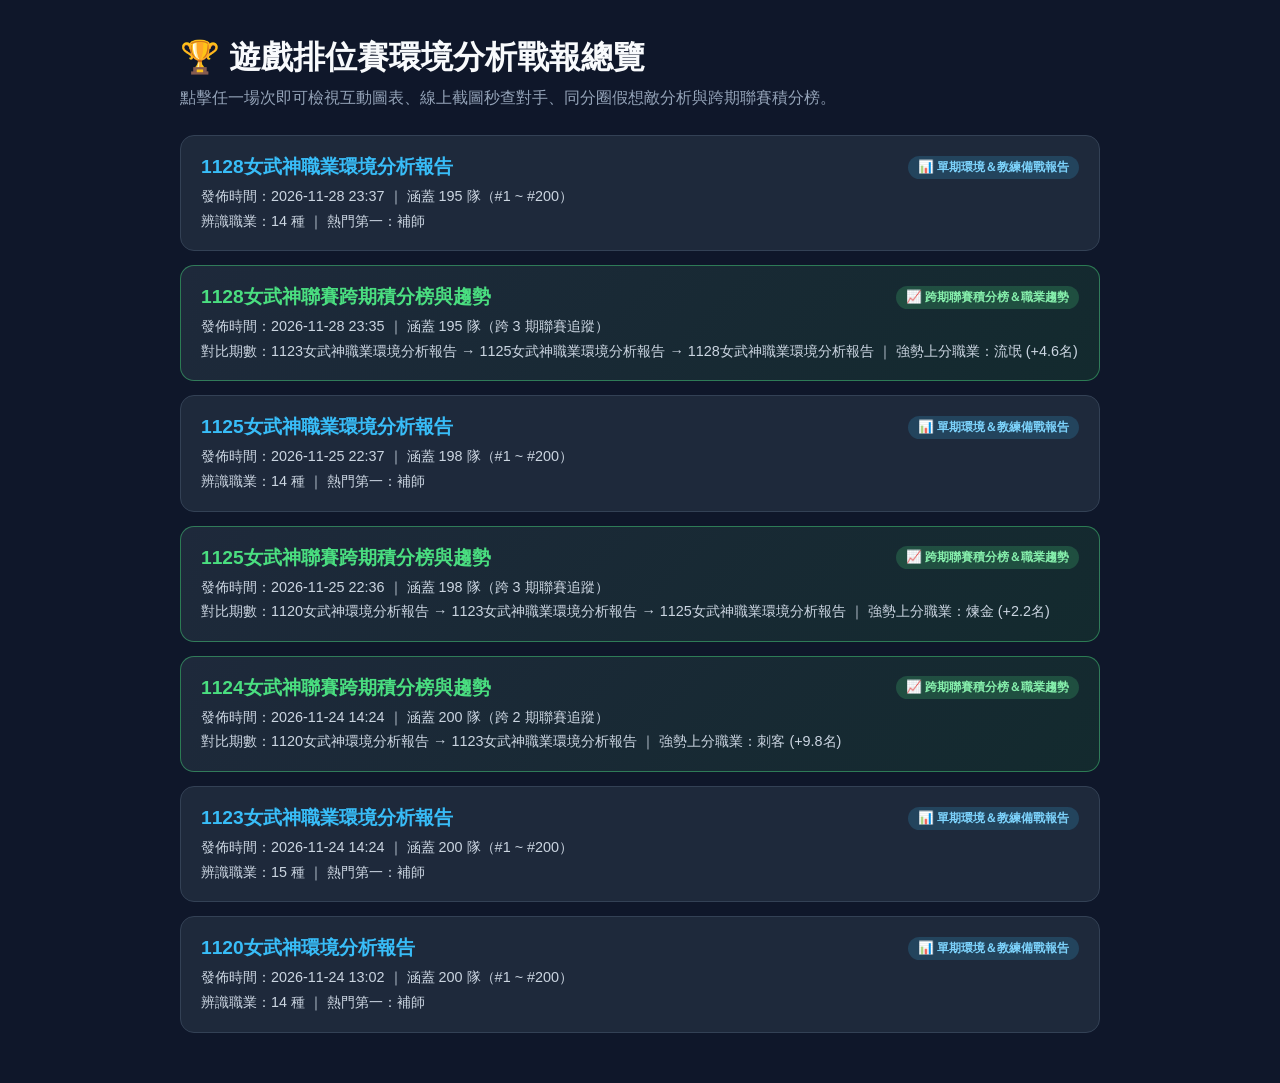
<file: docs/index.html>
<!DOCTYPE html>
<html lang="zh-Hant">
<head>
<meta charset="UTF-8">
<meta name="viewport" content="width=device-width, initial-scale=1.0">
<title>Game Leaderboard Analyzer — 歷次排位賽戰報與跨期聯賽趨勢</title>
<style>
  body { margin:0; font-family:"Microsoft JhengHei","Segoe UI",sans-serif; background:#0f172a; color:#f8fafc; }
  .wrap { max-width:920px; margin:0 auto; padding:36px 18px; }
  h1 { margin:0 0 8px; }
  .sub { color:#94a3b8; margin-bottom:26px; }
  .card { display:block; text-decoration:none; color:inherit; background:#1e293b; border:1px solid #334155; border-radius:14px; padding:18px 20px; margin-bottom:14px; transition:.15s; }
  .card:hover { border-color:#38bdf8; transform:translateY(-2px); }
  .card.trend-card { border-color:rgba(74,222,128,.45); background:linear-gradient(135deg,#1e293b 0%,#132a2e 100%); }
  .card.trend-card:hover { border-color:#4ade80; }
  .title-row { display:flex; justify-content:space-between; align-items:center; flex-wrap:wrap; gap:8px; margin-bottom:6px; }
  .title { font-size:1.2rem; font-weight:700; color:#38bdf8; }
  .card.trend-card .title { color:#4ade80; }
  .badge { font-size:.78rem; font-weight:700; padding:3px 10px; border-radius:999px; }
  .badge.single { background:rgba(56,189,248,.18); color:#7dd3fc; }
  .badge.trend { background:rgba(74,222,128,.2); color:#86efac; }
  .meta { color:#cbd5e1; font-size:.9rem; margin-top:3px; line-height:1.5; }
  @media (max-width: 640px) {
    .wrap { padding: 18px 12px 36px; }
    h1 { font-size: 1.32rem; }
    .sub { font-size: .86rem; margin-bottom: 18px; }
    .card { padding: 14px 14px; border-radius: 12px; }
    .title { font-size: 1.06rem; }
    .meta { font-size: .82rem; }
  }
</style>
</head>
<body>
<div class="wrap">
  <h1>🏆 遊戲排位賽環境分析戰報總覽</h1>
  <div class="sub">點擊任一場次即可檢視互動圖表、線上截圖秒查對手、同分圈假想敵分析與跨期聯賽積分榜。</div>
  <a class="card " href="./reports/2026-11-28-valkyrie-meta/index.html">
          <div class="title-row"><div class="title">1128女武神職業環境分析報告</div><span class="badge single">📊 單期環境＆教練備戰報告</span></div>
          <div class="meta">發佈時間：2026-11-28 23:37 ｜ 涵蓋 195 隊（#1 ~ #200）</div>
          <div class="meta">辨識職業：14 種 ｜ 熱門第一：補師</div>
        </a>
<a class="card trend-card" href="./reports/2026-11-28-valkyrie-trend/index.html">
          <div class="title-row"><div class="title">1128女武神聯賽跨期積分榜與趨勢</div><span class="badge trend">📈 跨期聯賽積分榜＆職業趨勢</span></div>
          <div class="meta">發佈時間：2026-11-28 23:35 ｜ 涵蓋 195 隊（跨 3 期聯賽追蹤）</div>
          <div class="meta">對比期數：1123女武神職業環境分析報告 → 1125女武神職業環境分析報告 → 1128女武神職業環境分析報告 ｜ 強勢上分職業：流氓 (+4.6名)</div>
        </a>
<a class="card " href="./reports/2026-11-25-valkyrie-meta/index.html">
          <div class="title-row"><div class="title">1125女武神職業環境分析報告</div><span class="badge single">📊 單期環境＆教練備戰報告</span></div>
          <div class="meta">發佈時間：2026-11-25 22:37 ｜ 涵蓋 198 隊（#1 ~ #200）</div>
          <div class="meta">辨識職業：14 種 ｜ 熱門第一：補師</div>
        </a>
<a class="card trend-card" href="./reports/2026-11-25-valkyrie-trend/index.html">
          <div class="title-row"><div class="title">1125女武神聯賽跨期積分榜與趨勢</div><span class="badge trend">📈 跨期聯賽積分榜＆職業趨勢</span></div>
          <div class="meta">發佈時間：2026-11-25 22:36 ｜ 涵蓋 198 隊（跨 3 期聯賽追蹤）</div>
          <div class="meta">對比期數：1120女武神環境分析報告 → 1123女武神職業環境分析報告 → 1125女武神職業環境分析報告 ｜ 強勢上分職業：煉金 (+2.2名)</div>
        </a>
<a class="card trend-card" href="./reports/2026-11-24-valkyrie-trend/index.html">
          <div class="title-row"><div class="title">1124女武神聯賽跨期積分榜與趨勢</div><span class="badge trend">📈 跨期聯賽積分榜＆職業趨勢</span></div>
          <div class="meta">發佈時間：2026-11-24 14:24 ｜ 涵蓋 200 隊（跨 2 期聯賽追蹤）</div>
          <div class="meta">對比期數：1120女武神環境分析報告 → 1123女武神職業環境分析報告 ｜ 強勢上分職業：刺客 (+9.8名)</div>
        </a>
<a class="card " href="./reports/2026-11-23-valkyrie-meta/index.html">
          <div class="title-row"><div class="title">1123女武神職業環境分析報告</div><span class="badge single">📊 單期環境＆教練備戰報告</span></div>
          <div class="meta">發佈時間：2026-11-24 14:24 ｜ 涵蓋 200 隊（#1 ~ #200）</div>
          <div class="meta">辨識職業：15 種 ｜ 熱門第一：補師</div>
        </a>
<a class="card " href="./reports/2026-11-20-valkyrie-200/index.html">
          <div class="title-row"><div class="title">1120女武神環境分析報告</div><span class="badge single">📊 單期環境＆教練備戰報告</span></div>
          <div class="meta">發佈時間：2026-11-24 13:02 ｜ 涵蓋 200 隊（#1 ~ #200）</div>
          <div class="meta">辨識職業：14 種 ｜ 熱門第一：補師</div>
        </a>
</div>
</body>
</html>
</file>
